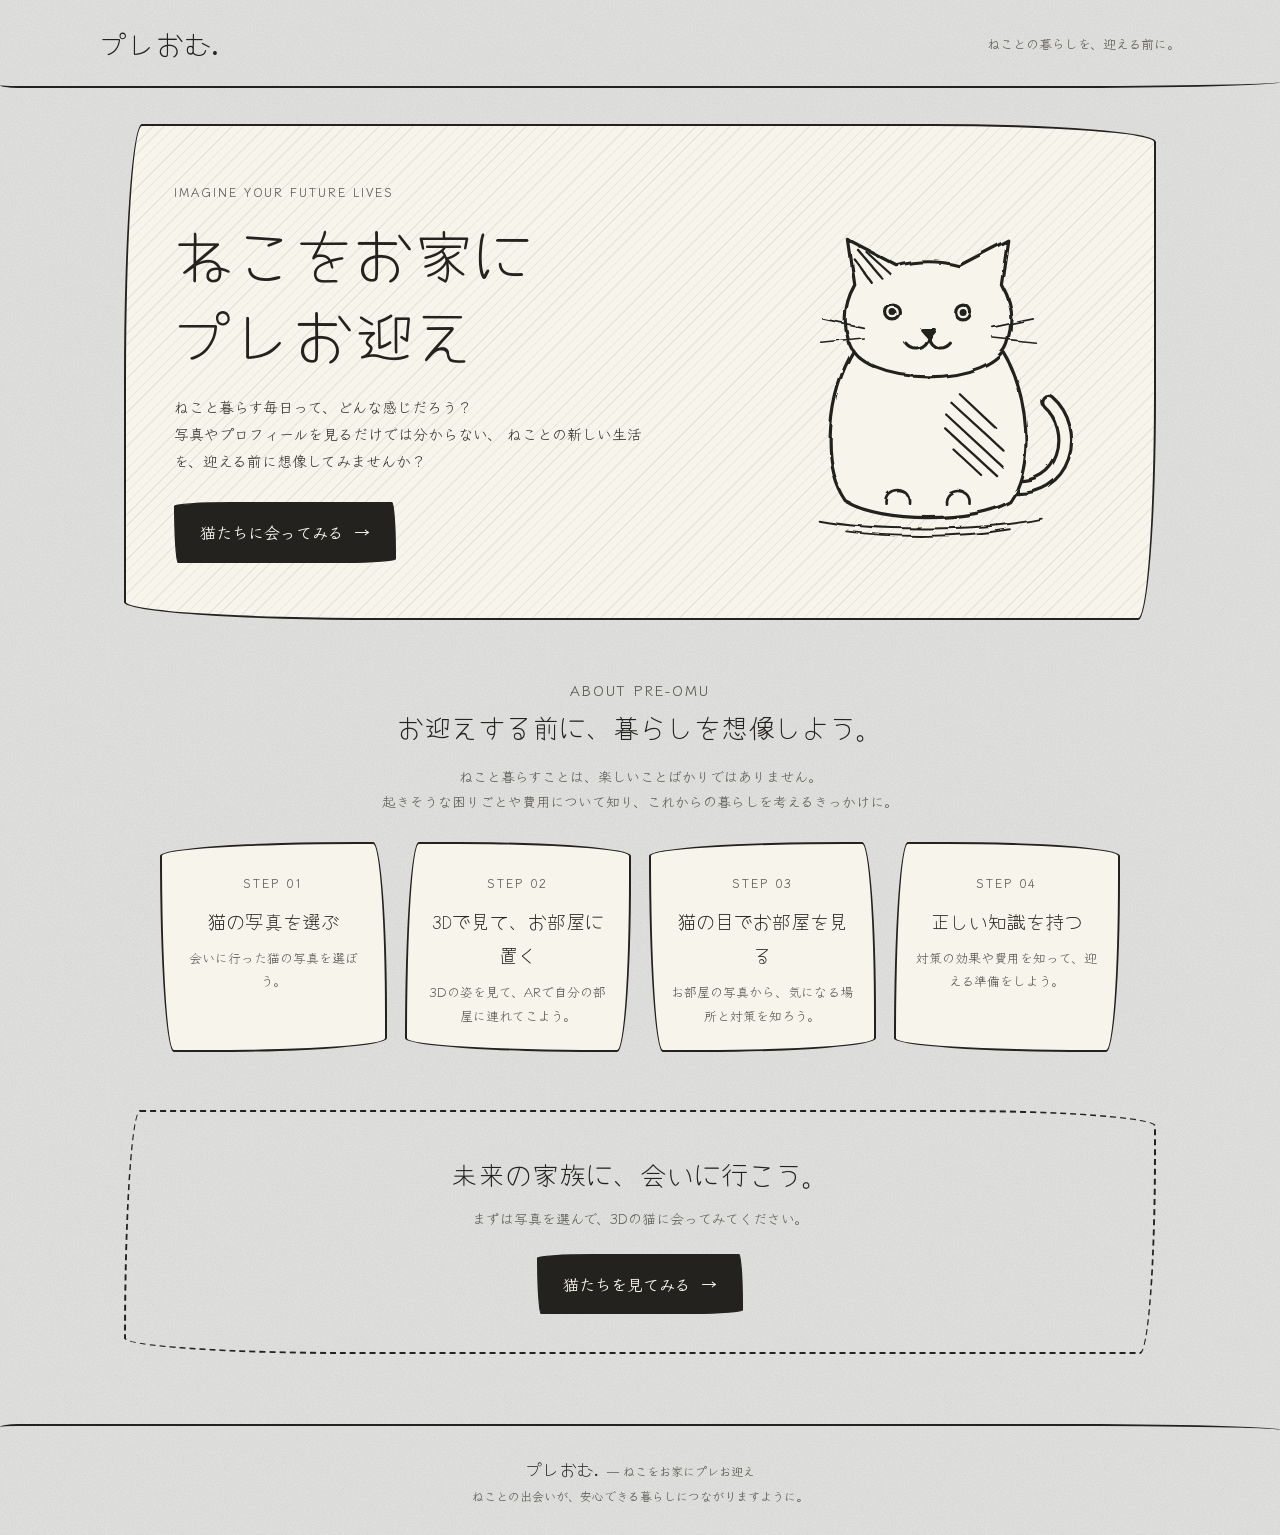
<file: index.html>
<!DOCTYPE html>
<html lang="ja">
<head>
  <meta charset="UTF-8">
  <meta name="viewport" content="width=device-width, initial-scale=1.0">
  <meta name="theme-color" content="#e4e4e2">
  <title>プレおむ — ねこをお家にプレお迎え</title>
  <link rel="stylesheet" href="./style.css">
</head>
<body>
  <header class="site-header">
    <nav class="nav">
      <a class="logo" href="./index.html">プレおむ<span>.</span></a>
      <div class="nav-note">ねことの暮らしを、迎える前に。</div>
    </nav>
  </header>

  <main class="wide">
    <section class="hero">
      <div>
        <p class="eyebrow">IMAGINE YOUR FUTURE LIVES</p>
        <h1>ねこをお家に<br>プレお迎え</h1>
        <p class="hero-copy">
          ねこと暮らす毎日って、どんな感じだろう？<br>
          写真やプロフィールを見るだけでは分からない、
          ねことの新しい生活を、迎える前に想像してみませんか？
        </p>
        <a class="btn" href="./upload.html">
          猫たちに会ってみる <span aria-hidden="true">→</span>
        </a>
      </div>
      <div class="hero-visual" aria-hidden="true"><img src="./sketch-cat.svg" alt=""></div>
    </section>

    <section class="intro">
      <p class="eyebrow">ABOUT PRE-OMU</p>
      <h2>お迎えする前に、暮らしを想像しよう。</h2>
      <p>
        ねこと暮らすことは、楽しいことばかりではありません。<br>
        起きそうな困りごとや費用について知り、これからの暮らしを考えるきっかけに。
      </p>

      <div class="steps">
        <article class="step">
          <span class="step-number">STEP 01</span>
          <h3>猫の写真を選ぶ</h3>
          <p>会いに行った猫の写真を選ぼう。</p>
        </article>
        <article class="step">
          <span class="step-number">STEP 02</span>
          <h3>3Dで見て、お部屋に置く</h3>
          <p>3Dの姿を見て、ARで自分の部屋に連れてこよう。</p>
        </article>
        <article class="step">
          <span class="step-number">STEP 03</span>
          <h3>猫の目でお部屋を見る</h3>
          <p>お部屋の写真から、気になる場所と対策を知ろう。</p>
        </article>
        <article class="step">
          <span class="step-number">STEP 04</span>
          <h3>正しい知識を持つ</h3>
          <p>対策の効果や費用を知って、迎える準備をしよう。</p>
        </article>
      </div>
    </section>

    <section class="bottom-cta">
      <h2>未来の家族に、会いに行こう。</h2>
      <p>まずは写真を選んで、3Dの猫に会ってみてください。</p>
      <a class="btn" href="./upload.html">
        猫たちを見てみる <span aria-hidden="true">→</span>
      </a>
    </section>
  </main>

  <footer>
    <strong>プレおむ.</strong> — ねこをお家にプレお迎え<br>
    ねことの出会いが、安心できる暮らしにつながりますように。
  </footer>
</body>
</html>
</file>
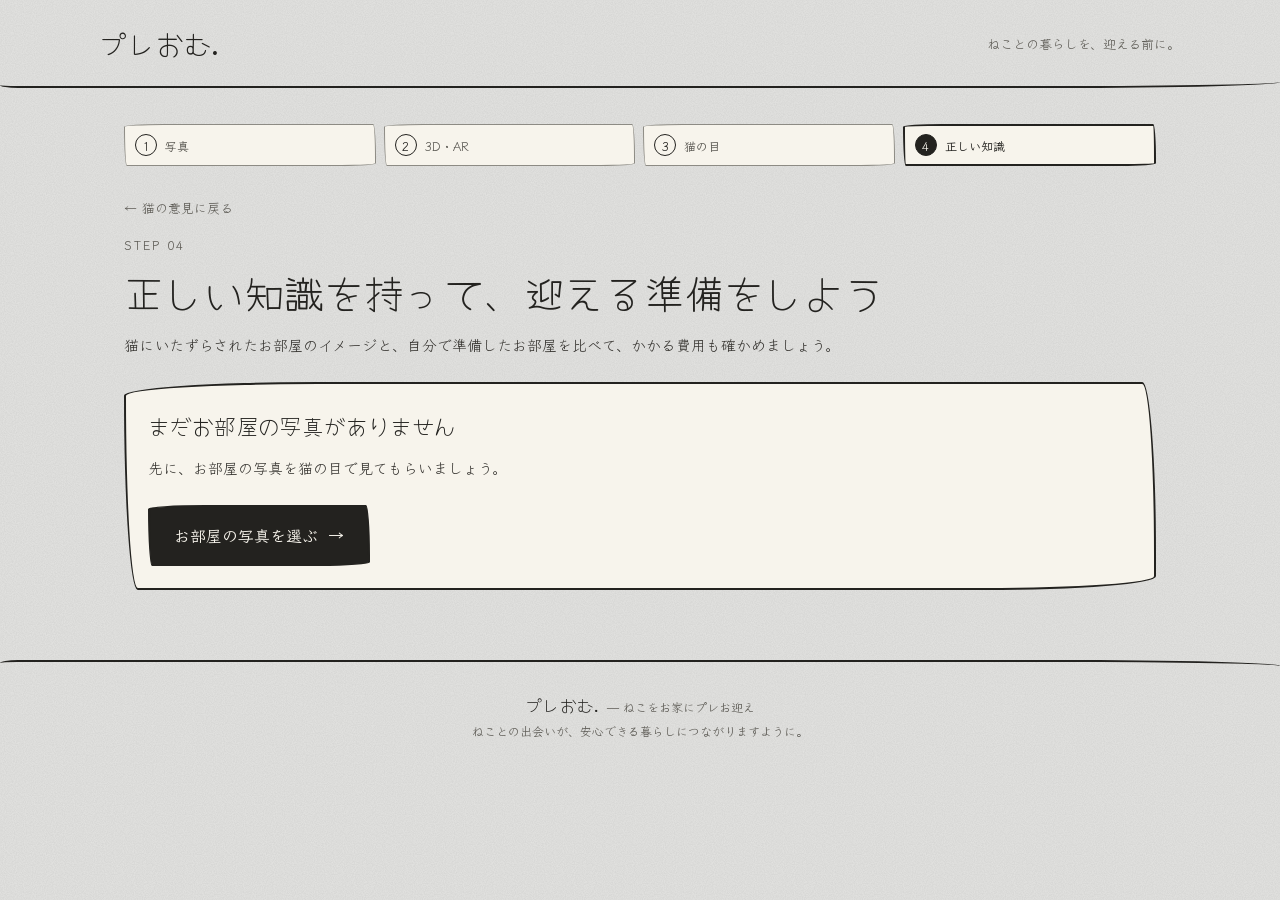
<file: compare.html>
<!DOCTYPE html>
<html lang="ja">
<head>
  <meta charset="UTF-8">
  <meta name="viewport" content="width=device-width, initial-scale=1.0">
  <meta name="theme-color" content="#e4e4e2">
  <title>対策前後を比べる — プレおむ</title>
  <link rel="stylesheet" href="./style.css">
</head>
<body>
  <header class="site-header">
    <nav class="nav">
      <a class="logo" href="./index.html">プレおむ<span>.</span></a>
      <div class="nav-note">ねことの暮らしを、迎える前に。</div>
    </nav>
  </header>

  <main class="wide">
    <ol class="steps-bar" id="steps"></ol>

    <a class="back" href="./room.html?saved">← 猫の意見に戻る</a>
    <p class="eyebrow">STEP 04</p>
    <h1>正しい知識を持って、迎える準備をしよう</h1>
    <p class="lead">猫にいたずらされたお部屋のイメージと、自分で準備したお部屋を比べて、かかる費用も確かめましょう。</p>

    <div class="card" id="empty" hidden>
      <h2>まだお部屋の写真がありません</h2>
      <p class="lead">先に、お部屋の写真を猫の目で見てもらいましょう。</p>
      <a class="btn" href="./room.html">お部屋の写真を選ぶ <span aria-hidden="true">→</span></a>
    </div>

    <section id="compare" hidden>
      <div class="compare-grid">
        <figure class="compare-panel">
          <figcaption><h2>対策しない場合</h2></figcaption>
          <div class="annotated-photo before-stage">
            <img id="before-img" alt="猫にいたずらされたお部屋のイメージ">
            <div class="loading" id="before-loading">
              <div class="paw">🐾</div>
              <strong>いたずらのイメージを作っています…</strong>
              <span class="hint">30秒ほどかかることがあります</span>
            </div>
          </div>
          <p class="hint" id="before-note"></p>
          <button class="btn secondary" id="before-retry" hidden>もう一度作る</button>
        </figure>

        <figure class="compare-panel">
          <figcaption><h2>対策した場合</h2></figcaption>
          <div class="annotated-photo editor-stage" id="stage">
            <img id="after-img" alt="イラストを重ねるお部屋の写真" draggable="false">
          </div>
          <p class="hint">イラストを押すと写真に置けます。動かすときはドラッグ、大きさは右下の ⤡ で変えられます。</p>
          <div class="palette" id="palette"></div>
        </figure>
      </div>

      <section class="cost">
        <h2>ほかにも知っておいてほしいこと</h2>
        <p>猫を迎えるには、費用もかかります。</p>
        <div class="cost-grid">
          <div class="card">
            <small>初期費用</small>
            <strong>約7万円</strong>
          </div>
          <div class="card">
            <small>継続してかかる費用</small>
            <strong>約8,000円 / 月</strong>
          </div>
        </div>
        <p class="hint">金額は目安です。猫の状態や暮らし方によって変わります。</p>
      </section>

      <section class="closing">
        <h2>あなたが万全の知識を持って、新しい家族を迎え入れることができるのを楽しみにしています。</h2>
        <div class="actions">
          <a class="btn secondary" href="./room.html">別の写真で試す</a>
          <a class="btn" href="./upload.html">別の猫も見てみる</a>
        </div>
      </section>
    </section>
  </main>

  <footer>
    <strong>プレおむ.</strong> — ねこをお家にプレお迎え<br>
    ねことの出会いが、安心できる暮らしにつながりますように。
  </footer>

  <script src="./config.js"></script>
  <script src="./app.js"></script>
  <script>
    var P = window.Preomu;
    P.renderSteps(4);
    var API = window.PREOMU_API || "";

    var ITEMS = [
      { label: "キャットタワー", src: "./item-tower.svg", width: 28 },
      { label: "ベッド", src: "./item-bed.svg", width: 26 },
      { label: "トイレ", src: "./item-toilet.svg", width: 24 },
      { label: "爪とぎ", src: "./item-scratcher.svg", width: 16 },
      { label: "コードカバー", src: "./item-cover.svg", width: 30 },
      { label: "食器と水", src: "./item-bowl.svg", width: 22 },
      { label: "寝ている猫", src: "./cat-sleeping.svg", width: 22 },
      { label: "歩いている猫", src: "./cat-walking.svg", width: 26 }
    ];

    function $(id) { return document.getElementById(id); }
    function el(tag, cls, text) {
      var n = document.createElement(tag);
      if (cls) n.className = cls;
      if (text) n.textContent = text;
      return n;
    }

    var room = P.loadRoom();
    if (!room) {
      $("empty").hidden = false;
    } else {
      $("compare").hidden = false;
      $("after-img").src = room.photo;
      setupEditor();
      showBefore();
    }

    /* ----- 対策しない場合: AIが作る、いたずらされた後のイメージ ----- */

    // 画像モデルに渡すため、写真を長辺512pxに縮めて、出力の大きさも決めます
    function prepare(photo) {
      return new Promise(function (resolve, reject) {
        var im = new Image();
        im.onerror = reject;
        im.onload = function () {
          var k = Math.min(1, 512 / Math.max(im.width, im.height));
          var c = document.createElement("canvas");
          c.width = Math.round(im.width * k); c.height = Math.round(im.height * k);
          c.getContext("2d").drawImage(im, 0, 0, c.width, c.height);
          var out = 768 / Math.max(im.width, im.height);
          resolve({
            image: c.toDataURL("image/jpeg", 0.85).split(",")[1],
            width: Math.round(im.width * out),
            height: Math.round(im.height * out)
          });
        };
        im.src = photo;
      });
    }

    function beforeDone(src, note, canRetry) {
      $("before-loading").hidden = true;
      $("before-img").src = src;
      $("before-note").textContent = note;
      $("before-retry").hidden = !canRetry;
    }

    function generate() {
      $("before-loading").hidden = false;
      $("before-retry").hidden = true;
      $("before-note").textContent = "";
      var ctrl = new AbortController();
      var timer = setTimeout(function () { ctrl.abort(); }, 90000);
      // 前のページで挙げた問題点を、そのまま画像の指示に使います
      var damages = room.result.items.filter(function (it) {
        return it.mood !== "like" && it.damage;
      }).map(function (it) {
        return { text: it.damage, box: it.box };
      });
      prepare(room.photo).then(function (p) {
        return fetch(API, {
          method: "POST",
          headers: { "Content-Type": "application/json" },
          body: JSON.stringify({ action: "mischief", image: p.image, mime: "image/jpeg", width: p.width, height: p.height, damages: damages }),
          signal: ctrl.signal
        });
      }).then(function (res) {
        return res.json();
      }).then(function (data) {
        clearTimeout(timer);
        if (!data.ok || !data.image) throw new Error(data.error || "failed");
        var src = "data:image/jpeg;base64," + data.image;
        room.mischiefImage = src;
        P.saveRoom(room);
        beforeDone(src, "AIが作ったイメージです。実際にこうなるとは限りません。", false);
      }).catch(function () {
        clearTimeout(timer);
        beforeDone(room.photo, "いたずらのイメージを作れませんでした。ここに出ているのは、元の写真です。", true);
      });
    }

    function showBefore() {
      if (room.mischiefImage) {
        beforeDone(room.mischiefImage, "AIが作ったイメージです。実際にこうなるとは限りません。", false);
      } else {
        generate();
      }
    }
    $("before-retry").addEventListener("click", generate);

    /* ----- 対策した場合: イラストを自由に重ねる ----- */

    function setupEditor() {
      var stage = $("stage");
      var selected = null;
      var count = 0;

      function select(node) {
        if (selected) selected.classList.remove("selected");
        selected = node;
        if (node) { node.classList.add("selected"); stage.appendChild(node); }
      }

      function clamp(v, min, max) { return Math.min(max, Math.max(min, v)); }

      // ドラッグの共通処理です。指を離すまで、動きを onMove に渡します
      function track(target, onMove) {
        target.addEventListener("pointerdown", function (e) {
          e.preventDefault();
          e.stopPropagation();
          var node = target.closest(".placed");
          select(node);
          var rect = stage.getBoundingClientRect();
          var start = {
            x: e.clientX, y: e.clientY,
            left: parseFloat(node.style.left), top: parseFloat(node.style.top), width: parseFloat(node.style.width)
          };
          target.setPointerCapture(e.pointerId);
          function move(ev) {
            onMove(node, start, (ev.clientX - start.x) / rect.width * 100, (ev.clientY - start.y) / rect.height * 100, rect);
          }
          function up() {
            target.removeEventListener("pointermove", move);
            target.removeEventListener("pointerup", up);
            target.removeEventListener("pointercancel", up);
          }
          target.addEventListener("pointermove", move);
          target.addEventListener("pointerup", up);
          target.addEventListener("pointercancel", up);
        });
      }

      function place(item) {
        var node = el("div", "placed");
        var offset = (count++ % 5) * 6 - 12;
        node.style.left = 50 + offset + "%";
        node.style.top = 55 + offset / 2 + "%";
        node.style.width = item.width + "%";

        var im = el("img");
        im.src = item.src;
        im.alt = item.label;
        im.draggable = false;
        node.appendChild(im);

        var del = el("button", "placed-delete", "×");
        del.type = "button";
        del.setAttribute("aria-label", item.label + "を消す");
        del.addEventListener("pointerdown", function (e) { e.stopPropagation(); });
        del.addEventListener("click", function () { node.remove(); selected = null; });
        node.appendChild(del);

        var size = el("span", "placed-resize", "⤡");
        size.setAttribute("aria-hidden", "true");
        node.appendChild(size);

        track(node, function (n, s, dx, dy) {
          n.style.left = clamp(s.left + dx, 0, 100) + "%";
          n.style.top = clamp(s.top + dy, 0, 100) + "%";
        });
        // 中心を保ったまま大きさを変えるので、指の動きの2倍を幅に足します
        track(size, function (n, s, dx, dy, rect) {
          var dyAsWidth = dy * rect.height / rect.width;
          n.style.width = clamp(s.width + (dx + dyAsWidth), 6, 100) + "%";
        });

        stage.appendChild(node);
        select(node);
      }

      stage.addEventListener("pointerdown", function () { select(null); });

      ITEMS.forEach(function (item) {
        var b = el("button", "palette-item");
        b.type = "button";
        var im = el("img");
        im.src = item.src;
        im.alt = "";
        b.appendChild(im);
        b.appendChild(el("span", "", item.label));
        b.addEventListener("click", function () { place(item); });
        $("palette").appendChild(b);
      });
    }
  </script>
</body>
</html>
</file>
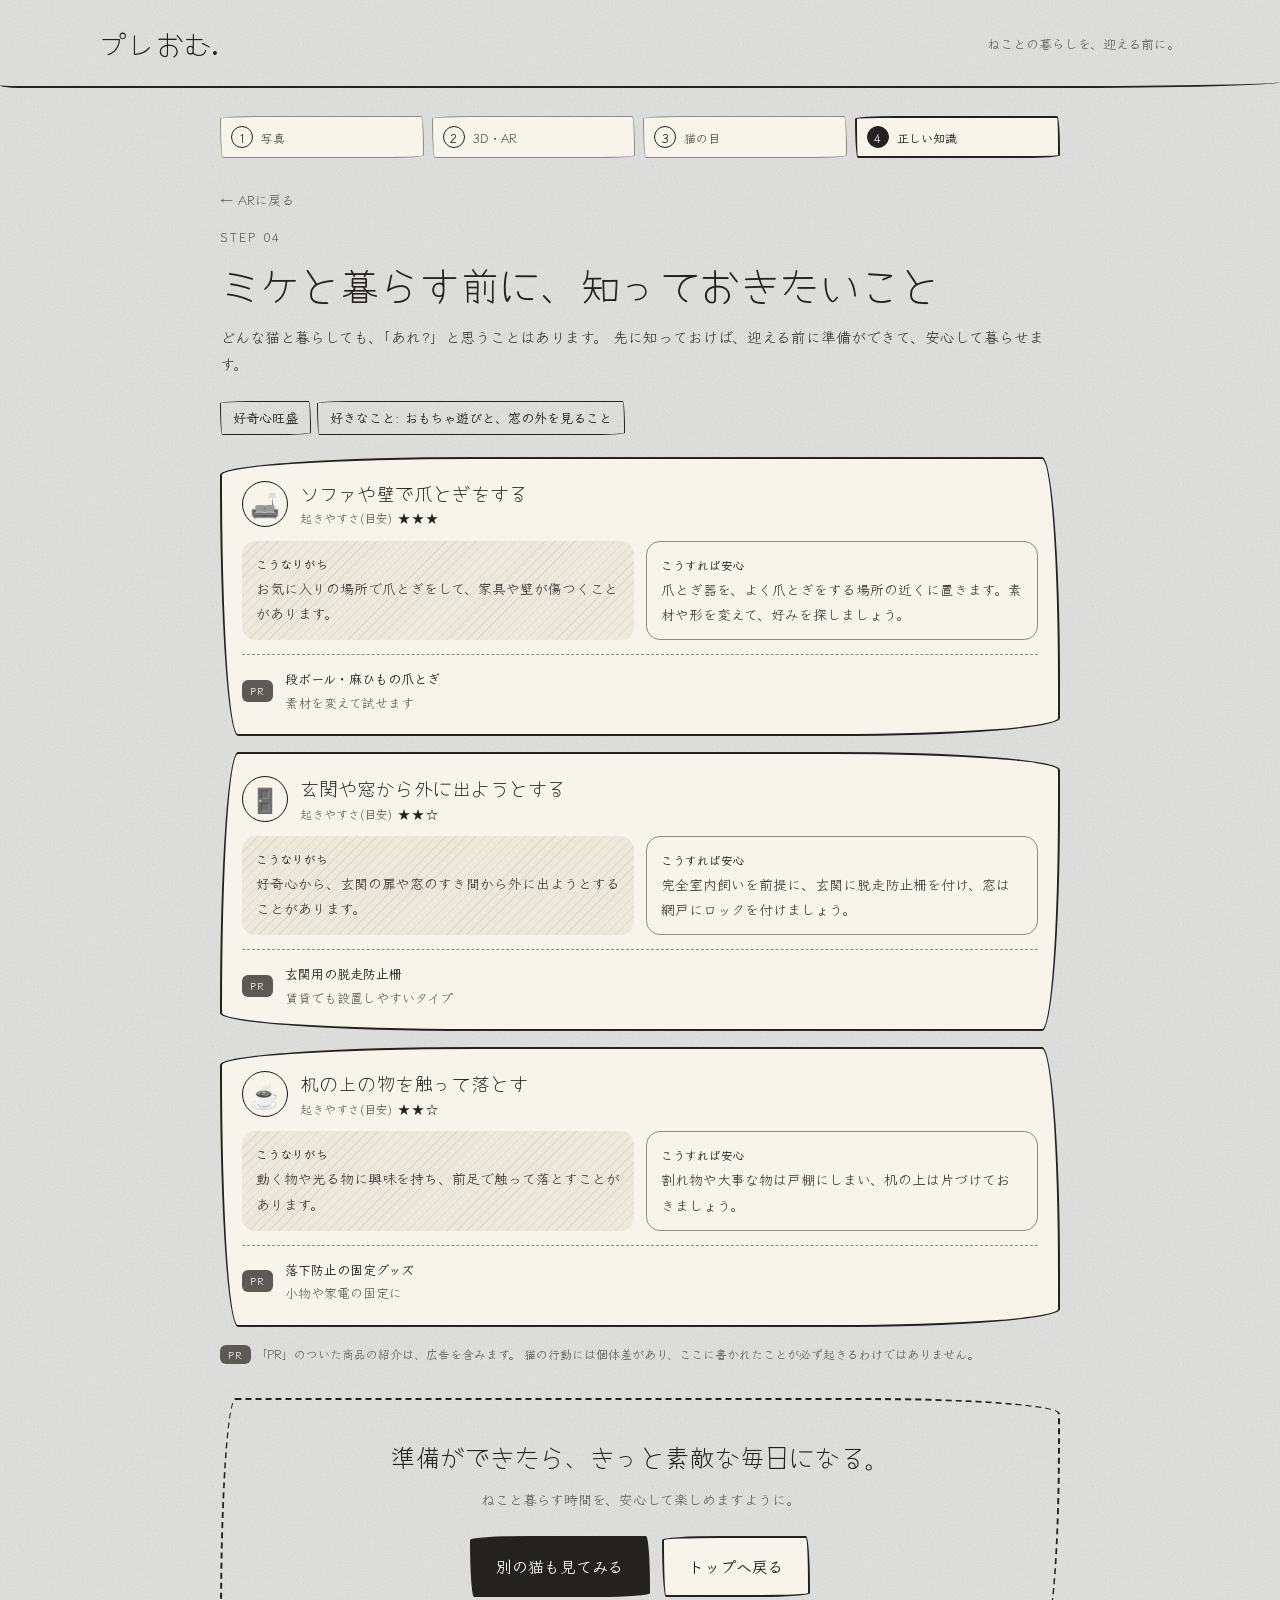
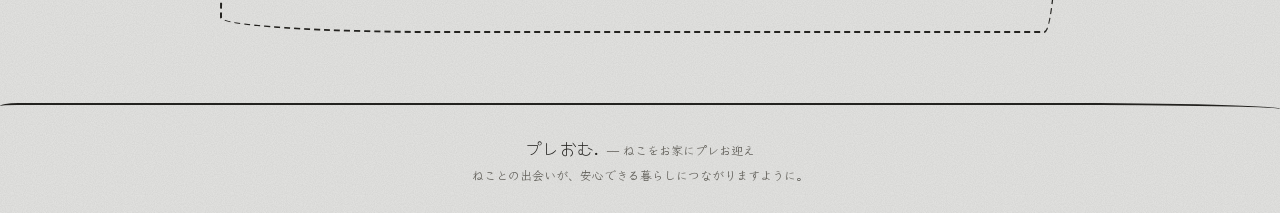
<file: problems.html>
<!DOCTYPE html>
<html lang="ja">
<head>
  <meta charset="UTF-8">
  <meta name="viewport" content="width=device-width, initial-scale=1.0">
  <meta name="theme-color" content="#e4e4e2">
  <title>お部屋で起きそうなこと — プレおむ</title>
  <link rel="stylesheet" href="./style.css">
</head>
<body>
  <header class="site-header">
    <nav class="nav">
      <a class="logo" href="./index.html">プレおむ<span>.</span></a>
      <div class="nav-note">ねことの暮らしを、迎える前に。</div>
    </nav>
  </header>

  <main>
    <ol class="steps-bar" id="steps"></ol>

    <a class="back" href="./ar.html">← ARに戻る</a>
    <p class="eyebrow">STEP 04</p>
    <h1><span id="who"></span>と暮らす前に、知っておきたいこと</h1>
    <p class="lead">
      どんな猫と暮らしても、「あれ?」と思うことはあります。
      先に知っておけば、迎える前に準備ができて、安心して暮らせます。
    </p>

    <div id="chips"></div>
    <div id="problems"></div>

    <p class="disclosure">
      <span class="pr">PR</span>
      「PR」のついた商品の紹介は、広告を含みます。
      猫の行動には個体差があり、ここに書かれたことが必ず起きるわけではありません。
    </p>

    <section class="closing">
      <h2>準備ができたら、きっと素敵な毎日になる。</h2>
      <p>ねこと暮らす時間を、安心して楽しめますように。</p>
      <div class="actions">
        <button class="btn" id="again">別の猫も見てみる</button>
        <a class="btn secondary" href="./index.html">トップへ戻る</a>
      </div>
    </section>
  </main>

  <footer>
    <strong>プレおむ.</strong> — ねこをお家にプレお迎え<br>
    ねことの出会いが、安心できる暮らしにつながりますように。
  </footer>

  <script src="./app.js"></script>
  <script>
    var P = window.Preomu;
    P.renderSteps(4);
    var s = P.current();
    var t = P.TYPES[s.type];

    document.getElementById("who").textContent = s.name;

    var chips = document.getElementById("chips");
    [t.label, "好きなこと: " + t.likes].forEach(function (text) {
      var c = document.createElement("span");
      c.className = "chip";
      c.textContent = text;
      chips.appendChild(c);
    });

    function el(tag, cls, text) {
      var e = document.createElement(tag);
      if (cls) e.className = cls;
      if (text !== undefined) e.textContent = text;
      return e;
    }

    var box = document.getElementById("problems");
    t.problems.forEach(function (p) {
      var card = el("article", "problem");

      var head = el("div", "problem-head");
      head.appendChild(el("div", "icon", p.icon));
      var wrap = el("div");
      wrap.appendChild(el("h3", "", p.title));
      var lv = el("div", "level");
      lv.appendChild(el("span", "", "起きやすさ(目安)"));
      lv.appendChild(document.createTextNode("★".repeat(p.level) + "☆".repeat(3 - p.level)));
      wrap.appendChild(lv);
      head.appendChild(wrap);
      card.appendChild(head);

      var flow = el("div", "flow");
      var bad = el("div", "bad");
      bad.appendChild(el("small", "", "こうなりがち"));
      bad.appendChild(document.createTextNode(p.bad));
      var good = el("div", "good");
      good.appendChild(el("small", "", "こうすれば安心"));
      good.appendChild(document.createTextNode(p.good));
      flow.appendChild(bad);
      flow.appendChild(good);
      card.appendChild(flow);

      var pr = el("div", "pr-row");
      pr.appendChild(el("span", "pr", "PR"));
      var info = el("div");
      info.appendChild(el("strong", "", p.product.name));
      info.appendChild(document.createElement("br"));
      info.appendChild(el("span", "note", p.product.note));
      pr.appendChild(info);
      card.appendChild(pr);

      box.appendChild(card);
    });

    document.getElementById("again").addEventListener("click", function () {
      P.reset();
      location.href = "./upload.html";
    });
  </script>
</body>
</html>
</file>
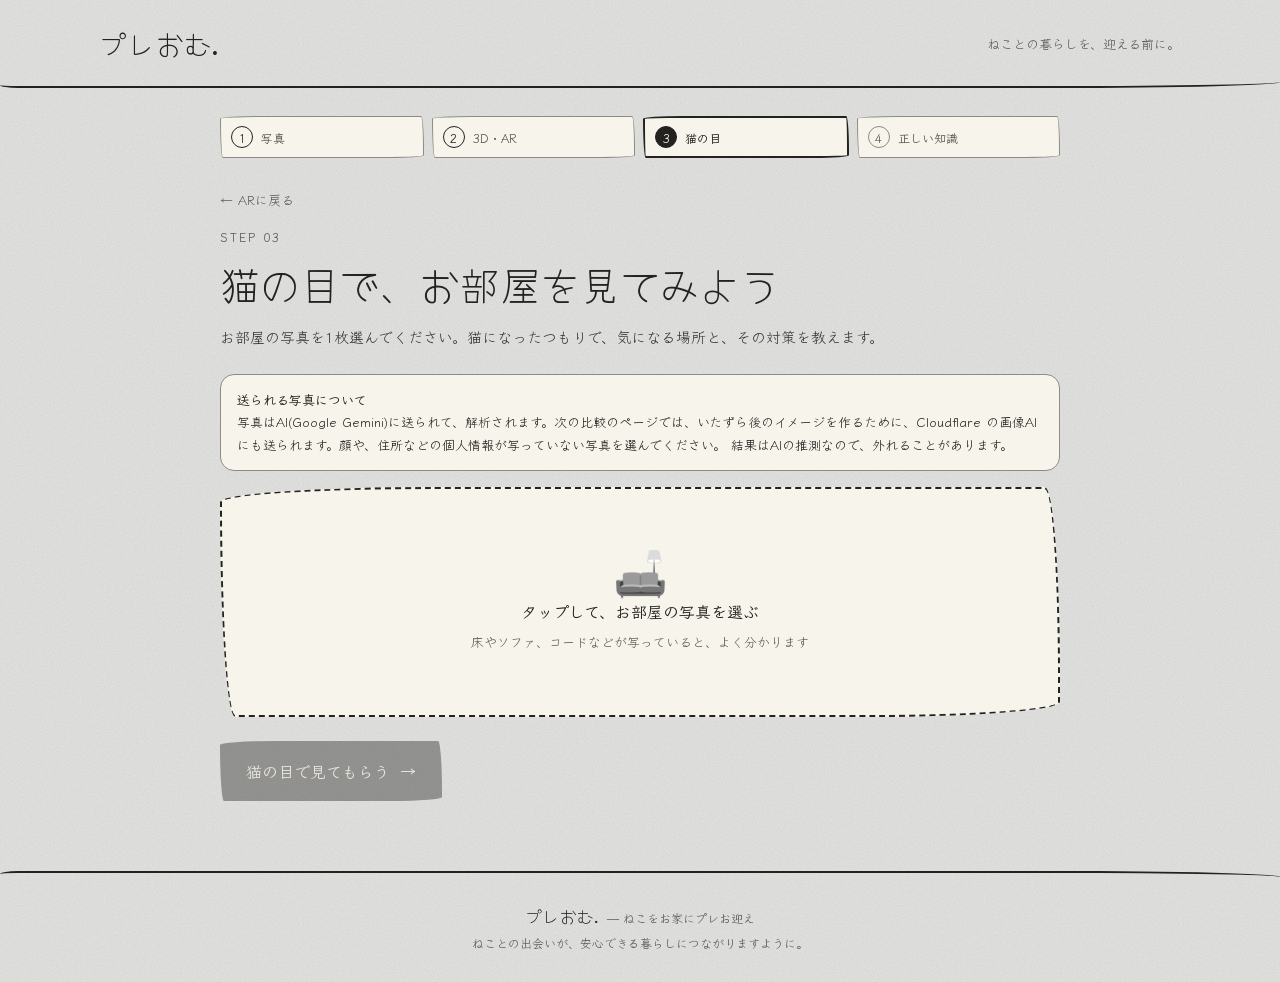
<file: room.html>
<!DOCTYPE html>
<html lang="ja">
<head>
  <meta charset="UTF-8">
  <meta name="viewport" content="width=device-width, initial-scale=1.0">
  <meta name="theme-color" content="#e4e4e2">
  <title>猫の目でお部屋を見る — プレおむ</title>
  <link rel="stylesheet" href="./style.css">
</head>
<body>
  <header class="site-header">
    <nav class="nav">
      <a class="logo" href="./index.html">プレおむ<span>.</span></a>
      <div class="nav-note">ねことの暮らしを、迎える前に。</div>
    </nav>
  </header>

  <main>
    <ol class="steps-bar" id="steps"></ol>

    <a class="back" href="./ar.html">← ARに戻る</a>
    <p class="eyebrow">STEP 03</p>
    <h1>猫の目で、お部屋を見てみよう</h1>
    <p class="lead">
      お部屋の写真を1枚選んでください。猫になったつもりで、気になる場所と、その対策を教えます。
    </p>

    <section id="input-area">
      <div class="notice">
        <b>送られる写真について</b><br>
        写真はAI(Google Gemini)に送られて、解析されます。次の比較のページでは、いたずら後のイメージを作るために、Cloudflare の画像AIにも送られます。顔や、住所などの個人情報が写っていない写真を選んでください。
        結果はAIの推測なので、外れることがあります。
      </div>

      <label class="drop" for="file">
        <input type="file" id="file" accept="image/*">
        <span id="drop-hint">
          <span class="icon">🛋️</span><br>
          <strong>タップして、お部屋の写真を選ぶ</strong><br>
          <span class="hint">床やソファ、コードなどが写っていると、よく分かります</span>
        </span>
        <img id="preview" alt="選んだお部屋の写真" hidden>
      </label>

      <div class="actions">
        <button class="btn" id="go" disabled>猫の目で見てもらう <span aria-hidden="true">→</span></button>
      </div>
    </section>

    <section id="loading" class="loading" hidden>
      <div class="paw">🐾</div>
      <p>猫の目でお部屋を見ています…(10秒ほどかかります)</p>
    </section>

    <section id="result" hidden>
      <div class="example-banner" id="example-banner" hidden></div>
      <div class="card" id="overall-card" hidden>
        <h2 id="overall-title"></h2>
        <p id="overall" class="lead" style="margin:0;"></p>
      </div>
      <figure class="annotated" id="annotated" hidden>
        <div class="annotated-photo">
          <img id="annotated-img" alt="解析したお部屋の写真">
          <div id="annotated-marks"></div>
        </div>
        <figcaption class="hint">枠を押すと、そのコメントへ移動します。実線は困りごと、点線は居心地のよさそうな場所です。コメントも枠の位置もAIの推測で、実際とは違うことがあります。</figcaption>
      </figure>
      <div id="items"></div>
      <div class="actions" id="next-area" hidden>
        <a class="btn" href="./compare.html">対策した部屋と比べる <span aria-hidden="true">→</span></a>
      </div>
    </section>

    <p class="hint" id="error" hidden></p>
  </main>

  <footer>
    <strong>プレおむ.</strong> — ねこをお家にプレお迎え<br>
    ねことの出会いが、安心できる暮らしにつながりますように。
  </footer>

  <script src="./config.js"></script>
  <script src="./app.js"></script>
  <script>
    var P = window.Preomu;
    P.renderSteps(3);
    var API = window.PREOMU_API || "";

    // 画面の部品
    function $(id) { return document.getElementById(id); }

    var fileEl = $("file"), prev = $("preview"), hint = $("drop-hint"), go = $("go");
    var photoBase64 = "";

    // 写真を、送りやすい大きさ(長辺1024px)に縮めます
    function shrink(file, max) {
      return new Promise(function (resolve, reject) {
        var r = new FileReader();
        r.onerror = reject;
        r.onload = function () {
          var im = new Image();
          im.onerror = reject;
          im.onload = function () {
            var k = Math.min(1, max / Math.max(im.width, im.height));
            var c = document.createElement("canvas");
            c.width = Math.round(im.width * k); c.height = Math.round(im.height * k);
            c.getContext("2d").drawImage(im, 0, 0, c.width, c.height);
            resolve(c.toDataURL("image/jpeg", 0.8));
          };
          im.src = r.result;
        };
        r.readAsDataURL(file);
      });
    }

    fileEl.addEventListener("change", function () {
      var f = fileEl.files && fileEl.files[0];
      if (!f) return;
      shrink(f, 1024).then(function (url) {
        prev.src = url; prev.hidden = false; hint.hidden = true;
        photoBase64 = url.split(",")[1];
        go.disabled = false;
      }).catch(function () { showError("写真を読み込めませんでした。別の写真を選んでください。"); });
    });

    function showError(msg) { var e = $("error"); e.textContent = msg; e.hidden = !msg; }

    // 結果を画面に出します(AIの文章は、textContent で入れて、HTMLとして解釈させません)
    function el(tag, cls, text) {
      var n = document.createElement(tag);
      if (cls) n.className = cls;
      if (text) n.textContent = text;
      return n;
    }
    function renderResult(result, opts) {
      opts = opts || {};
      $("input-area").hidden = true; $("loading").hidden = true; $("result").hidden = false;
      var banner = $("example-banner");
      banner.hidden = !opts.exampleNote;
      if (opts.exampleNote) banner.textContent = opts.exampleNote;
      // 例の表示や、部屋でなかったときは、比較ページへ進めません
      $("next-area").hidden = true;
      if (opts.restored) {
        $("next-area").hidden = false;
      } else if (!opts.exampleNote && !result.notRoom && result.items.length) {
        $("next-area").hidden = !P.saveRoom({ photo: prev.src, result: result });
      }

      var items = $("items"); items.innerHTML = "";
      var figure = $("annotated"), marks = $("annotated-marks"), pin = 0;
      figure.hidden = true; marks.innerHTML = "";
      if (result.notRoom) {
        $("overall-card").hidden = true;
        items.appendChild(el("div", "card", "お部屋の写真ではなさそうです。床やソファ、コードなどが写った、お部屋の写真で試してみてください。"));
        return;
      }
      if (result.overall) {
        $("overall-card").hidden = false;
        $("overall-title").textContent = "猫の感想";
        $("overall").textContent = result.overall;
      } else { $("overall-card").hidden = true; }

      result.items.forEach(function (it) {
        var like = it.mood === "like";
        var box = el("div", "opinion");
        // 例の表示では、あなたの写真に印を付けません
        if (it.box && !opts.exampleNote) {
          pin += 1;
          var kind = like ? "like" : "mischief";
          var mark = el("a", "mark " + kind);
          mark.href = "#item-" + pin;
          mark.setAttribute("aria-label", it.object);
          mark.style.top = it.box[0] / 10 + "%";
          mark.style.left = it.box[1] / 10 + "%";
          mark.style.height = (it.box[2] - it.box[0]) / 10 + "%";
          mark.style.width = (it.box[3] - it.box[1]) / 10 + "%";
          marks.appendChild(mark);
          box.id = "item-" + pin;
        }
        var face = el("img", "cat-face");
        face.src = like ? "./cat-happy.svg" : "./cat-mischief.svg";
        face.alt = like ? "うれしそうな猫" : "いたずらしそうな猫";
        box.appendChild(face);
        var body = el("div", "opinion-body");
        var speech = el("div", "speech");
        speech.appendChild(el("h3", "", it.object));
        speech.appendChild(el("p", "", it.say));
        body.appendChild(speech);
        if (!like && it.tip) {
          var tip = el("div", "tip");
          tip.appendChild(el("small", "", "こうすれば安心"));
          tip.appendChild(document.createTextNode(it.tip));
          body.appendChild(tip);
        }
        box.appendChild(body);
        items.appendChild(box);
      });
      if (pin) { $("annotated-img").src = prev.src; figure.hidden = false; }
      window.scrollTo({ top: 0, behavior: "smooth" });
    }

    // 事前に用意した例(AIにつながらないとき用)。あなたの写真の判断ではありません。
    var EXAMPLE = {
      notRoom: false,
      overall: "ひろくて、昼寝できそうな場所がたくさんあるにゃ。",
      items: [
        { mood: "like", object: "日の当たるソファ", say: "ここでお昼寝したいにゃ。ぽかぽかにゃぁ。", tip: "" },
        { mood: "mischief", object: "床を這う電源コード", say: "ゆらゆらしてて、つい噛みたくなるにゃぁ。", tip: "コードカバーで隠すか、家具の裏に通しておく。" },
        { mood: "mischief", object: "布張りのソファの角", say: "このソファ、爪を研ぐのによさそうだにゃ。", tip: "近くに爪とぎを置いて、ソファの角には保護シートを貼る。" },
        { mood: "mischief", object: "窓のカーテン", say: "登ったら、いい景色が見えそうだにゃ。", tip: "カーテンは短めにするか、窓辺に登れる台を用意する。" }
      ]
    };

    function exampleView(reason) {
      renderResult(EXAMPLE, { exampleNote: reason + "ここに出ているのは、事前に用意した例です。あなたの写真の判断ではありません。" });
    }

    go.addEventListener("click", function () {
      showError("");
      if (!API) { exampleView("いまは、AIにつながる設定がされていません。"); return; }
      $("input-area").hidden = true; $("loading").hidden = false;
      var ctrl = new AbortController();
      var timer = setTimeout(function () { ctrl.abort(); }, 45000);
      fetch(API, {
        method: "POST",
        headers: { "Content-Type": "application/json" },
        body: JSON.stringify({ image: photoBase64, mime: "image/jpeg" }),
        signal: ctrl.signal
      }).then(function (res) {
        return res.json().catch(function () { return {}; }).then(function (data) { return { res: res, data: data }; });
      }).then(function (o) {
        clearTimeout(timer);
        if (o.res.ok && o.data && o.data.ok && o.data.result) { renderResult(o.data.result); return; }
        var reason = o.data && o.data.error === "limit" ? "きょうのAIの利用が、上限に達しました。" : "いま、AIにつながりませんでした。";
        exampleView(reason);
      }).catch(function () {
        clearTimeout(timer);
        exampleView("いま、AIにつながりませんでした。");
      });
    });

    // 比較ページから戻ったときは、前の結果をもう一度表示します
    if (location.search === "?saved") {
      var saved = P.loadRoom();
      if (saved) {
        prev.src = saved.photo;
        $("input-area").hidden = true;
        renderResult(saved.result, { restored: true });
      }
    }
  </script>
</body>
</html>
</file>
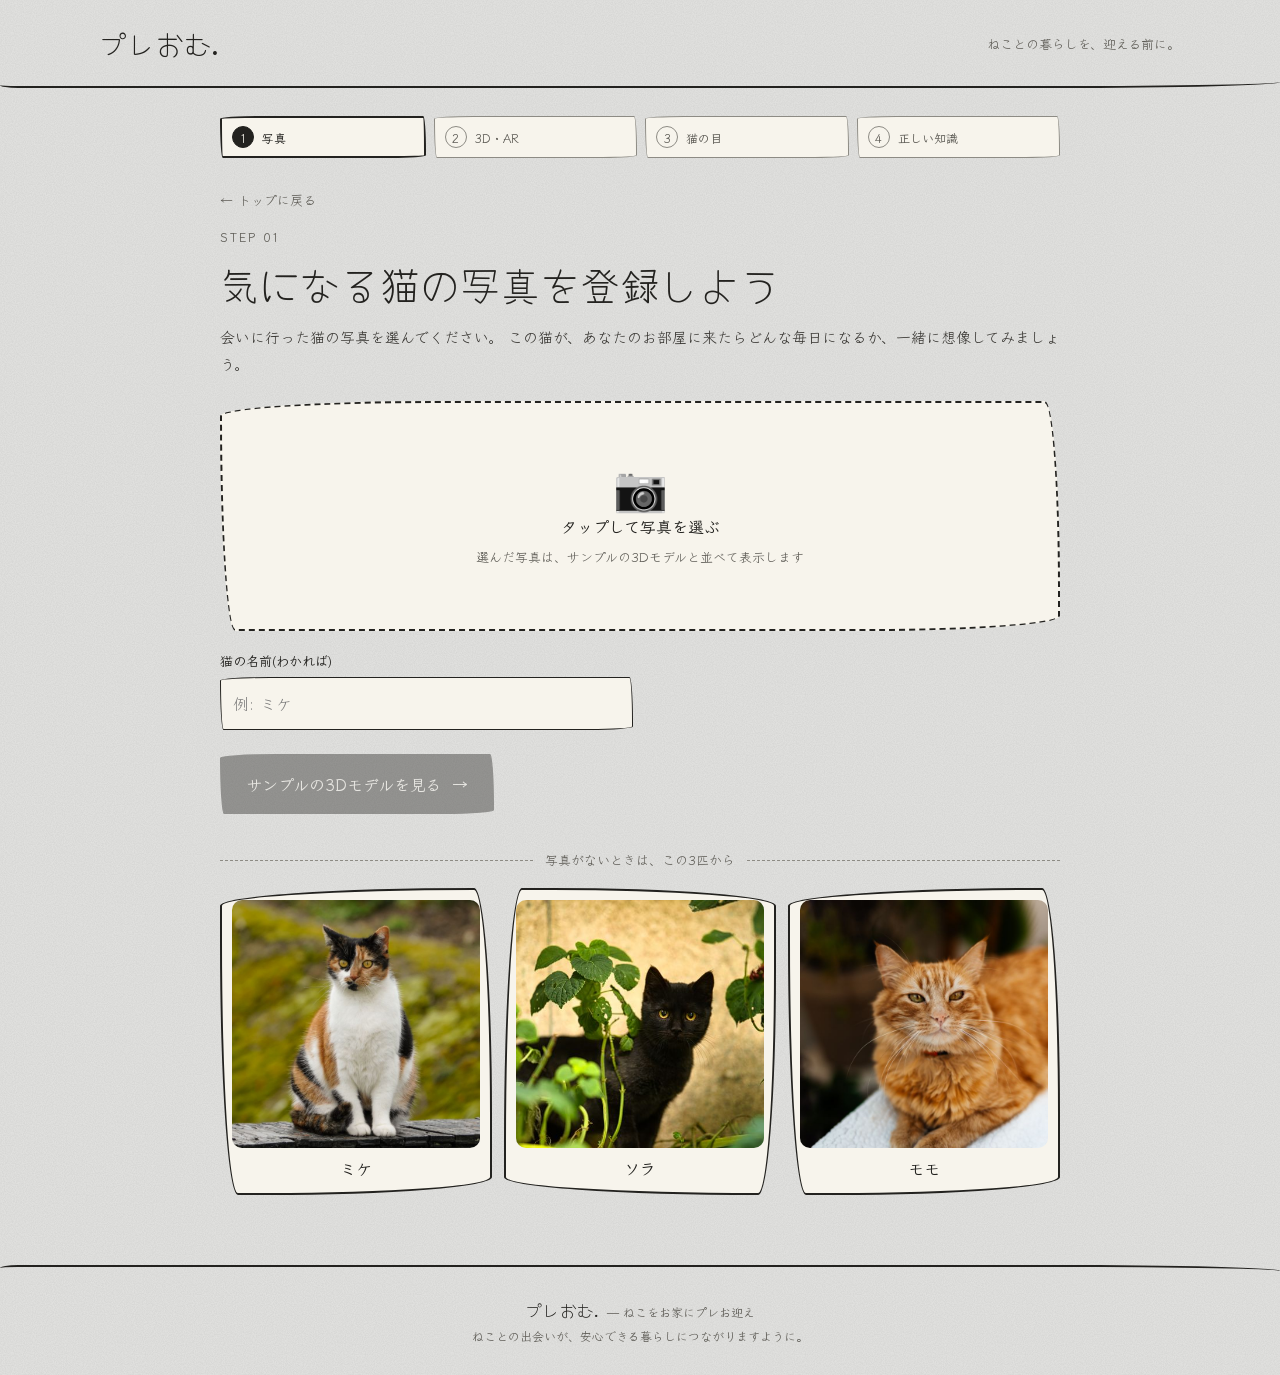
<file: upload.html>
<!DOCTYPE html>
<html lang="ja">
<head>
  <meta charset="UTF-8">
  <meta name="viewport" content="width=device-width, initial-scale=1.0">
  <meta name="theme-color" content="#e4e4e2">
  <title>猫の写真を登録 — プレおむ</title>
  <link rel="stylesheet" href="./style.css">
</head>
<body>
  <header class="site-header">
    <nav class="nav">
      <a class="logo" href="./index.html">プレおむ<span>.</span></a>
      <div class="nav-note">ねことの暮らしを、迎える前に。</div>
    </nav>
  </header>

  <main>
    <ol class="steps-bar" id="steps"></ol>

    <a class="back" href="./index.html">← トップに戻る</a>
    <p class="eyebrow">STEP 01</p>
    <h1>気になる猫の写真を登録しよう</h1>
    <p class="lead">
      会いに行った猫の写真を選んでください。
      この猫が、あなたのお部屋に来たらどんな毎日になるか、一緒に想像してみましょう。
    </p>

    <label class="drop" for="file">
      <input type="file" id="file" accept="image/*">
      <span id="drop-hint">
        <span class="icon">📷</span><br>
        <strong>タップして写真を選ぶ</strong><br>
        <span class="hint">選んだ写真は、サンプルの3Dモデルと並べて表示します</span>
      </span>
      <img id="preview" alt="選んだ猫の写真" hidden>
    </label>

    <div class="fields">
      <div class="field">
        <label for="name">猫の名前(わかれば)</label>
        <input type="text" id="name" maxlength="12" placeholder="例: ミケ">
      </div>
    </div>

    <div class="actions">
      <button class="btn" id="next" disabled>サンプルの3Dモデルを見る <span aria-hidden="true">→</span></button>
    </div>

    <div class="divider">写真がないときは、この3匹から</div>
    <div class="samples" id="samples"></div>
  </main>

  <footer>
    <strong>プレおむ.</strong> — ねこをお家にプレお迎え<br>
    ねことの出会いが、安心できる暮らしにつながりますように。
  </footer>

  <script src="./app.js"></script>
  <script>
    var P = window.Preomu;
    P.renderSteps(1);

    var input = document.getElementById("file");
    var prev = document.getElementById("preview");
    var hint = document.getElementById("drop-hint");
    var next = document.getElementById("next");
    var nameEl = document.getElementById("name");
    var photo = "";

    document.getElementById("samples").innerHTML = P.SAMPLES.map(function (s) {
      return '<button class="sample" data-sample="' + s.id + '">' +
        '<img src="' + s.photo + '" alt="' + s.name + 'の写真">' + s.name + "</button>";
    }).join("");

    /* スマホの大きな写真は、保存できる大きさに縮小してから使う */
    function toDataURL(file, max) {
      return new Promise(function (resolve, reject) {
        var fr = new FileReader();
        fr.onerror = reject;
        fr.onload = function () {
          var img = new Image();
          img.onerror = reject;
          img.onload = function () {
            var r = Math.min(1, max / Math.max(img.width, img.height));
            var c = document.createElement("canvas");
            c.width = Math.round(img.width * r);
            c.height = Math.round(img.height * r);
            c.getContext("2d").drawImage(img, 0, 0, c.width, c.height);
            resolve(c.toDataURL("image/jpeg", 0.85));
          };
          img.src = fr.result;
        };
        fr.readAsDataURL(file);
      });
    }

    input.addEventListener("change", function () {
      var f = input.files[0];
      if (!f) return;
      toDataURL(f, 900).then(function (url) {
        photo = url;
        prev.src = url;
        prev.hidden = false;
        hint.hidden = true;
        next.disabled = false;
      }).catch(function () {
        photo = "";
        next.disabled = true;
        alert("写真を読み込めませんでした。別の写真で試してください。");
      });
    });

    next.addEventListener("click", function () {
      P.save({
        name: nameEl.value.trim() || "この子",
        photo: photo,
        generated: false
      });
      location.href = "./model.html";
    });

    document.querySelectorAll("[data-sample]").forEach(function (b) {
      b.addEventListener("click", function () {
        var s = P.SAMPLES.filter(function (x) { return x.id === b.dataset.sample; })[0];
        P.save({ name: s.name, photo: s.photo, type: s.type, model: s.model, generated: false });
        location.href = "./model.html";
      });
    });
  </script>
</body>
</html>
</file>
<file: style.css>
@import url("https://fonts.googleapis.com/css2?family=Klee+One:wght@400;600&family=Yomogi&display=swap");

/* 鉛筆スケッチの雰囲気: 灰色の紙、クリーム色、炭の黒 */
:root {
  --bg: #e4e4e2;
  --paper: #f7f4ec;
  --soft: #ecE8dc;
  --ink: #23221f;
  --text: #33312d;
  --muted: #5c5a54;
  --line: #8d8b84;
  --hatch: rgba(35, 34, 31, .07);
  --wobble: 255px 18px 225px 18px / 18px 225px 18px 255px;
  --wobble-alt: 18px 225px 18px 255px / 255px 18px 225px 18px;
  --hand: "Yomogi", "Klee One", "Hiragino Maru Gothic ProN", "Yu Gothic", sans-serif;
}

* { box-sizing: border-box; }
[hidden] { display: none !important; }
html { scroll-behavior: smooth; }

body {
  margin: 0;
  font-family: "Klee One", "Hiragino Mincho ProN", "Yu Gothic", "Noto Sans JP", sans-serif;
  color: var(--text);
  background-color: var(--bg);
  background-image: url("data:image/svg+xml,%3Csvg xmlns='http://www.w3.org/2000/svg' width='220' height='220'%3E%3Cfilter id='n'%3E%3CfeTurbulence type='fractalNoise' baseFrequency='.9' numOctaves='2'/%3E%3CfeColorMatrix values='0 0 0 0 0 0 0 0 0 0 0 0 0 0 0 0 0 0 .07 0'/%3E%3C/filter%3E%3Crect width='220' height='220' filter='url(%23n)'/%3E%3C/svg%3E");
  line-height: 1.8;
}

a { color: inherit; text-decoration: none; }

/* 絵文字も、色を抜いて鉛筆の世界に合わせる */
.icon, .paw { filter: grayscale(1) contrast(1.15); }

/* ヘッダー・フッター */
.site-header {
  padding: 18px 24px;
  border-bottom: 2px solid var(--ink);
  border-radius: 0 0 225px 18px / 0 0 6px 3px;
}
.nav {
  max-width: 1080px;
  margin: auto;
  display: flex;
  align-items: center;
  justify-content: space-between;
  gap: 16px;
}
.logo { font-family: var(--hand); font-size: 28px; color: var(--ink); }
.nav-note { color: var(--muted); font-size: 13px; }

main { max-width: 880px; margin: auto; padding: 28px 20px 70px; }
main.wide { max-width: 1080px; padding: 36px 24px 70px; }

footer {
  padding: 28px 16px;
  border-top: 2px solid var(--ink);
  border-radius: 18px 225px 0 0 / 3px 6px 0 0;
  color: var(--muted);
  font-size: 12px;
  text-align: center;
}
footer strong { font-family: var(--hand); font-weight: 400; color: var(--ink); font-size: 17px; }

/* 進行バー */
.steps-bar {
  display: flex;
  gap: 8px;
  list-style: none;
  margin: 0 0 26px;
  padding: 0;
}
.steps-bar li {
  flex: 1;
  display: flex;
  align-items: center;
  gap: 8px;
  padding: 8px 10px;
  border-radius: var(--wobble);
  background: var(--paper);
  border: 1.5px solid var(--line);
  color: var(--muted);
  font-size: 12px;
  font-weight: 600;
}
.steps-bar b {
  flex: none;
  width: 22px;
  height: 22px;
  border-radius: 50%;
  display: grid;
  place-items: center;
  border: 1.5px solid var(--line);
  color: var(--muted);
  font-size: 12px;
}
.steps-bar li.on { border: 2px solid var(--ink); color: var(--ink); }
.steps-bar li.on b { background: var(--ink); border-color: var(--ink); color: var(--paper); }
.steps-bar li.done b { border-color: var(--ink); color: var(--ink); }

/* 見出し・本文 */
.eyebrow { margin: 0 0 8px; color: var(--muted); font-size: 12px; font-weight: 600; letter-spacing: 2px; }
h1, h2, h3 { font-family: var(--hand); font-weight: 400; color: var(--ink); }
h1 { margin: 0 0 10px; font-size: clamp(28px, 5vw, 40px); line-height: 1.45; }
h2 { margin: 0 0 8px; font-size: 22px; }
.lead { margin: 0 0 24px; color: var(--text); font-size: 15px; }
.hint { color: var(--muted); font-size: 13px; }

/* ボタン */
.btn {
  display: inline-flex;
  align-items: center;
  justify-content: center;
  gap: 10px;
  padding: 14px 24px;
  border: 2px solid var(--ink);
  border-radius: var(--wobble);
  background: var(--ink);
  color: var(--paper);
  font: inherit;
  font-weight: 600;
  cursor: pointer;
  transition: background .2s, color .2s, transform .2s;
}
.btn:hover { background: var(--paper); color: var(--ink); transform: translateY(-2px) rotate(-.5deg); }
.btn:disabled { opacity: .4; cursor: not-allowed; transform: none; background: var(--ink); color: var(--paper); }
.btn.secondary { background: var(--paper); color: var(--ink); }
.btn.secondary:hover { background: var(--soft); }
.actions { display: flex; gap: 12px; flex-wrap: wrap; margin-top: 24px; }
.back { display: inline-block; margin-bottom: 14px; color: var(--muted); font-size: 13px; }
.back:hover { color: var(--ink); text-decoration: underline; }

/* カード */
.card {
  padding: 22px;
  border-radius: var(--wobble);
  background: var(--paper);
  border: 2px solid var(--ink);
}

/* トップページ */
.hero {
  min-height: 490px;
  padding: 55px 48px;
  border: 2px solid var(--ink);
  border-radius: var(--wobble-alt);
  background:
    repeating-linear-gradient(-45deg, transparent 0 7px, var(--hatch) 7px 8px),
    var(--paper);
  display: grid;
  grid-template-columns: 1.2fr 0.8fr;
  align-items: center;
  gap: 36px;
  overflow: hidden;
}
.hero h1 { margin: 0; font-size: clamp(38px, 5.5vw, 60px); line-height: 1.35; }
.hero-copy { max-width: 470px; margin: 20px 0 28px; font-size: 15px; }
.hero-visual { display: flex; align-items: center; justify-content: center; }
.hero-visual img { display: block; width: min(100%, 340px); height: auto; }

.intro { max-width: 960px; margin: 58px auto 0; text-align: center; }
.intro h2 { margin: 0 0 12px; font-size: 27px; }
.intro p { margin: 0; color: var(--muted); font-size: 14px; }

.steps { display: grid; grid-template-columns: repeat(4, 1fr); gap: 18px; margin-top: 28px; }
.step {
  padding: 23px 18px;
  border: 2px solid var(--ink);
  border-radius: var(--wobble);
  background: var(--paper);
  text-align: center;
}
.step:nth-child(even) { border-radius: var(--wobble-alt); }
.step-number { color: var(--muted); font-size: 12px; font-weight: 600; letter-spacing: 2px; }
.step h3 { margin: 8px 0; font-size: 19px; }
.step p { margin: 0; color: var(--muted); font-size: 13px; }

.bottom-cta {
  margin-top: 58px;
  padding: 38px 22px;
  border: 2px dashed var(--ink);
  border-radius: var(--wobble-alt);
  text-align: center;
}
.bottom-cta h2 { margin: 0 0 8px; font-size: 27px; }
.bottom-cta p { margin: 0 0 22px; color: var(--muted); font-size: 14px; }

/* 1. 写真アップロード */
.drop {
  display: flex;
  flex-direction: column;
  align-items: center;
  justify-content: center;
  gap: 8px;
  min-height: 230px;
  padding: 24px;
  border: 2px dashed var(--ink);
  border-radius: var(--wobble);
  background: var(--paper);
  text-align: center;
  cursor: pointer;
}
.drop:hover { background: var(--soft); }
.drop .icon { font-size: 44px; line-height: 1; }
.drop strong { color: var(--ink); font-weight: 600; }
.drop img { max-width: 100%; max-height: 300px; border-radius: 14px; object-fit: cover; }
.drop input { display: none; }

.fields { display: grid; grid-template-columns: 1fr 1fr; gap: 14px; margin-top: 18px; }
.field label { display: block; margin-bottom: 4px; color: var(--ink); font-size: 13px; font-weight: 600; }
.field input, .field select {
  width: 100%;
  padding: 11px 12px;
  border: 1.5px solid var(--ink);
  border-radius: var(--wobble);
  background: var(--paper);
  color: var(--text);
  font: inherit;
}
.field .hint { margin: 4px 0 0; }

.divider {
  display: flex;
  align-items: center;
  gap: 12px;
  margin: 34px 0 16px;
  color: var(--muted);
  font-size: 13px;
}
.divider::before, .divider::after { content: ""; flex: 1; height: 0; border-top: 1.5px dashed var(--line); }

.samples { display: grid; grid-template-columns: repeat(3, 1fr); gap: 12px; }
.sample {
  padding: 10px;
  border: 2px solid var(--ink);
  border-radius: var(--wobble);
  background: var(--paper);
  color: var(--ink);
  font: inherit;
  font-weight: 600;
  text-align: center;
  cursor: pointer;
  transition: transform .2s;
}
.sample:nth-child(even) { border-radius: var(--wobble-alt); }
.sample:hover { transform: translateY(-3px) rotate(-1deg); }
.sample img { display: block; width: 100%; aspect-ratio: 1; margin-bottom: 6px; border-radius: 10px; object-fit: cover; }

/* 2・3. 3Dモデル / AR */
.stage { display: grid; grid-template-columns: 1fr 1.4fr; gap: 16px; align-items: start; }
.photo-card img { display: block; width: 100%; aspect-ratio: 1; border-radius: 14px; object-fit: cover; }
.photo-card p { margin: 8px 0 0; text-align: center; color: var(--muted); font-size: 13px; }

.viewer-wrap {
  position: relative;
  min-height: 360px;
  border: 2px solid var(--ink);
  border-radius: var(--wobble-alt);
  background: var(--paper);
  overflow: hidden;
}
model-viewer { display: block; width: 100%; height: 380px; background: var(--paper); --poster-color: transparent; }
model-viewer.tall { height: 56vh; min-height: 340px; }

.loading {
  position: absolute;
  inset: 0;
  display: flex;
  flex-direction: column;
  align-items: center;
  justify-content: center;
  gap: 14px;
  padding: 24px;
  text-align: center;
}
.loading .paw { font-size: 42px; animation: bounce 1s infinite; }
@keyframes bounce { 50% { transform: translateY(-8px); } }
.bar { width: min(260px, 80%); height: 12px; border: 1.5px solid var(--ink); border-radius: 99px; overflow: hidden; }
.bar i { display: block; width: 0; height: 100%; background: var(--ink); transition: width .5s; }

.howto { margin: 20px 0 0; padding: 0; list-style: none; display: grid; gap: 10px; }
.howto li { display: flex; gap: 12px; align-items: center; font-size: 14px; }
.howto b {
  flex: none;
  width: 28px;
  height: 28px;
  border-radius: 50%;
  display: grid;
  place-items: center;
  background: var(--ink);
  color: var(--paper);
  font-size: 13px;
}
.chip {
  display: inline-block;
  margin: 0 6px 6px 0;
  padding: 4px 12px;
  border: 1.5px solid var(--ink);
  border-radius: var(--wobble);
  color: var(--ink);
  font-size: 13px;
  font-weight: 600;
}

/* 4. 起きそうな問題 */
.problem { margin: 16px 0; padding: 20px; border-radius: var(--wobble); background: var(--paper); border: 2px solid var(--ink); }
.problem:nth-child(even) { border-radius: var(--wobble-alt); }
.problem-head { display: flex; align-items: center; gap: 12px; margin-bottom: 12px; }
.problem-head .icon { flex: none; width: 46px; height: 46px; display: grid; place-items: center; border: 1.5px solid var(--ink); border-radius: 50%; font-size: 24px; }
.problem-head h3 { margin: 0; font-size: 19px; line-height: 1.5; }
.level { color: var(--ink); font-size: 12px; letter-spacing: 2px; }
.level span { color: var(--muted); letter-spacing: 0; margin-right: 6px; }
.flow { display: grid; grid-template-columns: 1fr 1fr; gap: 12px; }
.flow > div { padding: 12px 14px; border-radius: 14px; font-size: 14px; }
.flow .bad { background: repeating-linear-gradient(-45deg, transparent 0 6px, var(--hatch) 6px 7px), var(--soft); }
.flow .good { border: 1.5px solid var(--line); }
.flow small { display: block; margin-bottom: 2px; font-weight: 600; color: var(--ink); }
.pr-row { display: flex; align-items: center; gap: 12px; margin-top: 14px; padding-top: 12px; border-top: 1.5px dashed var(--line); font-size: 13px; }
.pr { flex: none; padding: 2px 8px; border-radius: 6px; background: var(--muted); color: var(--paper); font-size: 10px; font-weight: 600; letter-spacing: 1px; }
.pr-row strong { color: var(--ink); font-weight: 600; }
.pr-row .note { color: var(--muted); }
.closing { margin-top: 34px; padding: 34px 22px; border: 2px dashed var(--ink); border-radius: var(--wobble-alt); text-align: center; }
.closing h2 { font-size: 25px; }
.closing p { margin: 0 0 4px; color: var(--muted); font-size: 14px; }
.closing .actions { justify-content: center; }
.disclosure { margin: 0 0 10px; color: var(--muted); font-size: 12px; }

/* 猫の目でお部屋を見る(room.html) */
.notice { margin: 0 0 16px; padding: 14px 16px; border: 1.5px solid var(--line); border-radius: 14px; background: var(--paper); color: var(--ink); font-size: 13px; line-height: 1.7; }
.example-banner { margin: 0 0 16px; padding: 14px 16px; border: 2px dashed var(--ink); border-radius: 14px; background: var(--paper); color: var(--ink); font-size: 14px; font-weight: 600; line-height: 1.7; }
.opinion { display: flex; align-items: flex-start; gap: 14px; margin: 18px 0; scroll-margin-top: 12px; }
.cat-face { flex: none; display: block; width: 42px; height: auto; }
.opinion-body { flex: 1; min-width: 0; }
.speech { position: relative; width: fit-content; max-width: 100%; padding: 8px 14px; border: 2px solid var(--ink); border-radius: 16px; background: var(--paper); color: var(--ink); }
.speech::before, .speech::after { content: ""; position: absolute; border-style: solid; border-color: transparent; }
.speech::before { left: -12px; top: 9px; border-width: 7px 12px 7px 0; border-right-color: var(--ink); }
.speech::after { left: -9px; top: 11px; border-width: 5px 9px 5px 0; border-right-color: var(--paper); }
.speech h3 { margin: 0; font-size: 15px; line-height: 1.5; }
.speech p { margin: 0; font-size: 15px; font-weight: 600; line-height: 1.6; }
.opinion:target .speech { border-width: 4px; }
.opinion .tip { margin-top: 10px; }
.tip { padding: 12px 14px; border-radius: 14px; background: repeating-linear-gradient(-45deg, transparent 0 6px, var(--hatch) 6px 7px), var(--soft); font-size: 14px; }
.tip small { display: block; margin-bottom: 2px; font-weight: 600; color: var(--ink); }

/* 写真の上の印 */
.annotated { margin: 16px 0; }
.annotated figcaption { margin-top: 8px; }
.annotated-photo { position: relative; border: 2px solid var(--ink); border-radius: 14px; }
.annotated-photo img { display: block; width: 100%; height: auto; border-radius: 12px; }
.mark {
  position: absolute;
  border: 2.5px solid var(--ink);
  border-radius: var(--wobble);
  box-shadow: 0 0 0 2px var(--paper), inset 0 0 0 2px var(--paper);
}
.mark.like { border-style: dashed; }

/* 対策前後の比較(compare.html) */
.compare-grid { display: grid; grid-template-columns: 1fr 1fr; gap: 20px; align-items: start; }
.compare-panel { margin: 0; min-width: 0; }
.cost { margin-top: 40px; }
.cost-grid { display: grid; grid-template-columns: 1fr 1fr; gap: 16px; margin: 16px 0 10px; }
.cost-grid .card { text-align: center; }
.cost-grid small { display: block; color: var(--muted); font-size: 13px; }
.cost-grid strong { font-family: var(--hand); font-weight: 400; color: var(--ink); font-size: 30px; line-height: 1.4; }
.compare-panel figcaption h2 { margin-bottom: 8px; }
.before-stage { min-height: 220px; background: var(--paper); }
.before-stage .loading { background: var(--paper); border-radius: 12px; }
.editor-stage { overflow: hidden; user-select: none; -webkit-user-select: none; }
.placed { position: absolute; transform: translate(-50%, -50%); touch-action: none; cursor: grab; }
.placed > img { display: block; width: 100%; height: auto; filter: drop-shadow(0 0 1.5px var(--paper)) drop-shadow(0 1px 3px rgba(35, 34, 31, .35)); }
.placed.selected { outline: 2px dashed var(--ink); outline-offset: 2px; }
.placed-delete, .placed-resize {
  display: none;
  position: absolute;
  width: 30px;
  height: 30px;
  place-items: center;
  border: 2px solid var(--ink);
  border-radius: 50%;
  background: var(--paper);
  color: var(--ink);
  font: inherit;
  font-size: 16px;
  line-height: 1;
  padding: 0;
  touch-action: none;
}
.placed.selected .placed-delete, .placed.selected .placed-resize { display: grid; }
.placed-delete { top: -4px; right: -4px; cursor: pointer; }
.placed-resize { bottom: -4px; right: -4px; cursor: nwse-resize; }
.palette { display: grid; grid-template-columns: repeat(4, 1fr); gap: 8px; }
.palette-item {
  display: flex;
  flex-direction: column;
  align-items: center;
  justify-content: flex-end;
  gap: 4px;
  min-width: 0;
  padding: 8px 4px;
  border: 1.5px solid var(--ink);
  border-radius: var(--wobble);
  background: var(--paper);
  color: var(--ink);
  font: inherit;
  font-size: 11px;
  line-height: 1.3;
  cursor: pointer;
}
.palette-item:hover { background: var(--soft); }
.palette-item img { display: block; width: 100%; max-width: 64px; height: 48px; object-fit: contain; }

@media (max-width: 720px) {
  .site-header { padding: 14px 18px; }
  .nav-note { font-size: 11px; }
  main, main.wide { padding: 20px 16px 50px; }
  .stage, .fields, .flow, .steps, .compare-grid, .cost-grid { grid-template-columns: 1fr; }
  .steps-bar li { flex-direction: column; gap: 2px; padding: 8px 4px; text-align: center; }
  .viewer-wrap { min-height: 300px; }
  model-viewer { height: 320px; }
  .hero { min-height: auto; padding: 32px 24px; grid-template-columns: 1fr; gap: 24px; }
  .hero-visual img { width: min(70%, 240px); }
  .intro, .bottom-cta { margin-top: 42px; }
}
</file>
